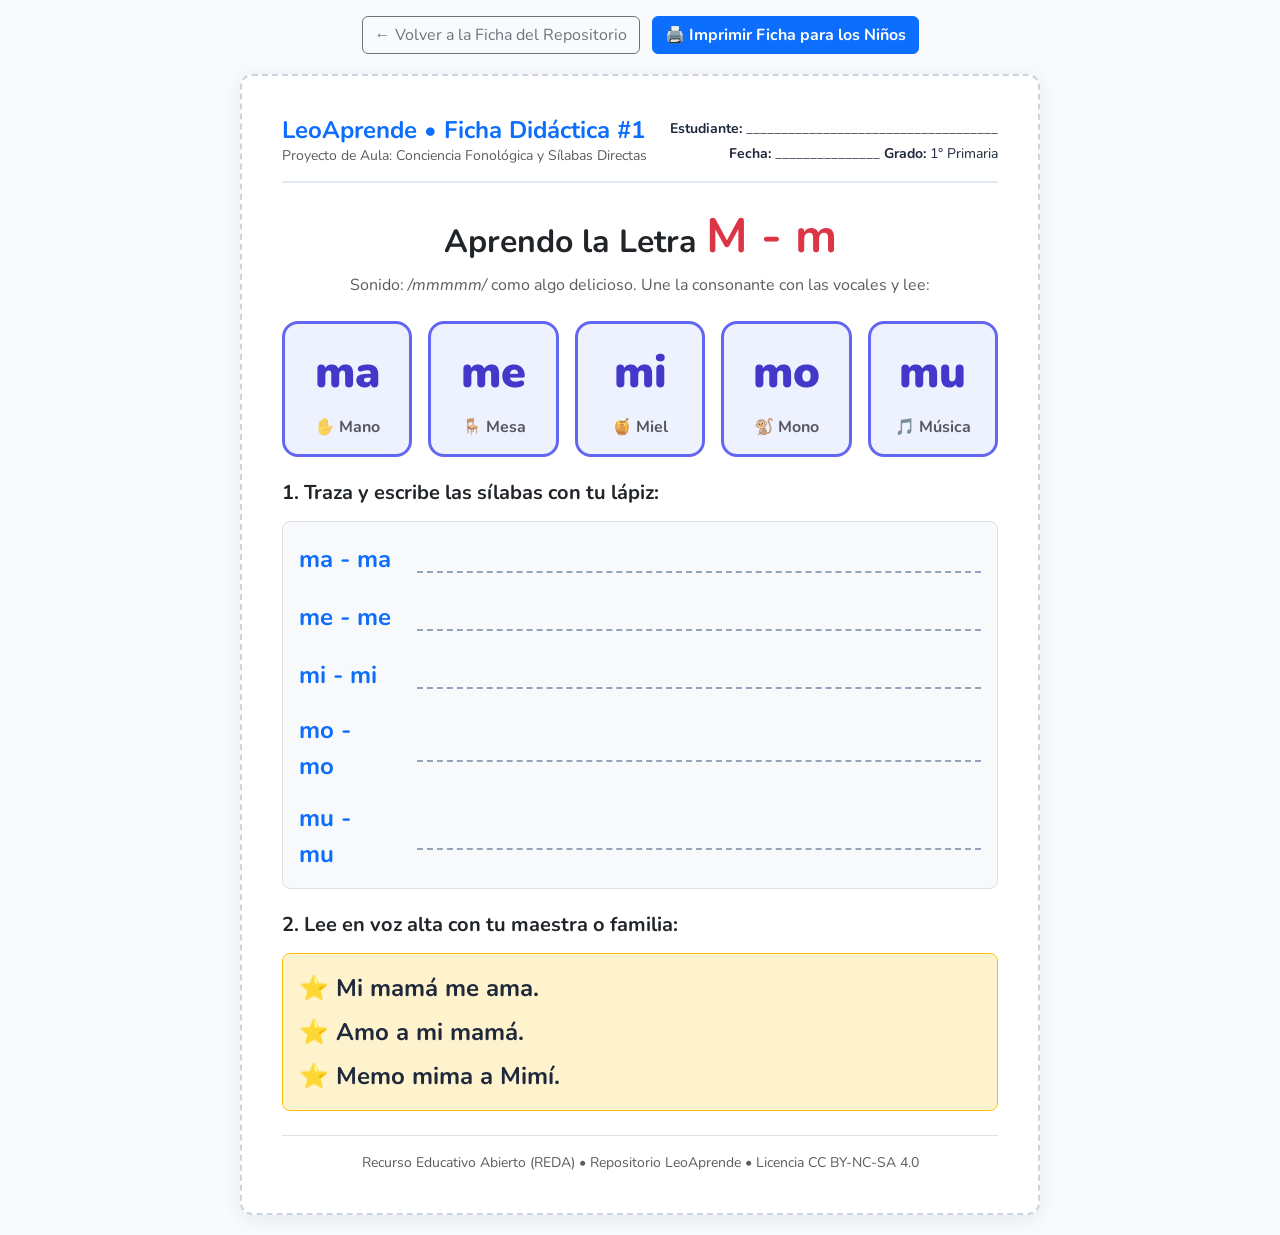
<file: recursos_archivos/cartilla_silabas_m_p_s_l.html>
<!DOCTYPE html>
<html lang="es">
<head>
    <meta charset="UTF-8">
    <title>Cartilla de Sílabas Directas: Fonemas M, P, S, L - LeoAprende</title>
    <link href="https://cdn.jsdelivr.net/npm/bootstrap@5.3.2/dist/css/bootstrap.min.css" rel="stylesheet">
    <link href="https://fonts.googleapis.com/css2?family=Nunito:wght@400;700;900&family=Schoolbell&display=swap" rel="stylesheet">
    <style>
        body { font-family: 'Nunito', sans-serif; background: #f8fafc; color: #1e293b; }
        .hoja-trabajo {
            max-width: 800px;
            margin: 20px auto;
            background: #fff;
            padding: 40px;
            border-radius: 12px;
            box-shadow: 0 4px 20px rgba(0,0,0,0.08);
            border: 2px dashed #cbd5e1;
        }
        .header-docente {
            border-bottom: 2px solid #e2e8f0;
            padding-bottom: 15px;
            margin-bottom: 25px;
        }
        .linea-pauta {
            border-bottom: 2px dashed #94a3b8;
            height: 35px;
            display: inline-block;
            width: 100%;
        }
        .silaba-caja {
            border: 3px solid #6366f1;
            border-radius: 16px;
            padding: 15px;
            text-align: center;
            background: #eef2ff;
        }
        .silaba-txt {
            font-size: 2.8rem;
            font-weight: 900;
            color: #4338ca;
        }
        @media print {
            body { background: #fff; }
            .hoja-trabajo { box-shadow: none; border: 1px solid #ccc; margin: 0; padding: 20px; }
            .btn-imprimir { display: none; }
        }
    </style>
</head>
<body>

<div class="container my-3 text-center btn-imprimir">
    <a href="../recurso.php?id=rec-001" class="btn btn-outline-secondary me-2">← Volver a la Ficha del Repositorio</a>
    <button onclick="window.print()" class="btn btn-primary fw-bold">🖨️ Imprimir Ficha para los Niños</button>
</div>

<div class="hoja-trabajo">
    <div class="header-docente d-flex justify-content-between align-items-center">
        <div>
            <h4 class="fw-bold mb-0 text-primary">LeoAprende • Ficha Didáctica #1</h4>
            <p class="mb-0 text-muted small">Proyecto de Aula: Conciencia Fonológica y Sílabas Directas</p>
        </div>
        <div class="text-end small">
            <div><strong>Estudiante:</strong> ____________________________________</div>
            <div class="mt-1"><strong>Fecha:</strong> _______________ <strong>Grado:</strong> 1° Primaria</div>
        </div>
    </div>

    <div class="text-center my-4">
        <h2 class="fw-bold text-dark">Aprendo la Letra <span class="text-danger display-5 fw-bold">M - m</span></h2>
        <p class="text-muted">Sonido: <em>/mmmmm/</em> como algo delicioso. Une la consonante con las vocales y lee:</p>
    </div>

    <!-- Cajas de Sílabas -->
    <div class="row g-3 mb-4">
        <div class="col">
            <div class="silaba-caja">
                <div class="silaba-txt">ma</div>
                <div class="mt-2 text-muted fw-bold">✋ Mano</div>
            </div>
        </div>
        <div class="col">
            <div class="silaba-caja">
                <div class="silaba-txt">me</div>
                <div class="mt-2 text-muted fw-bold">🪑 Mesa</div>
            </div>
        </div>
        <div class="col">
            <div class="silaba-caja">
                <div class="silaba-txt">mi</div>
                <div class="mt-2 text-muted fw-bold">🍯 Miel</div>
            </div>
        </div>
        <div class="col">
            <div class="silaba-caja">
                <div class="silaba-txt">mo</div>
                <div class="mt-2 text-muted fw-bold">🐒 Mono</div>
            </div>
        </div>
        <div class="col">
            <div class="silaba-caja">
                <div class="silaba-txt">mu</div>
                <div class="mt-2 text-muted fw-bold">🎵 Música</div>
            </div>
        </div>
    </div>

    <!-- Ejercicio de trazo -->
    <div class="my-4">
        <h5 class="fw-bold text-dark mb-3">1. Traza y escribe las sílabas con tu lápiz:</h5>
        <div class="p-3 bg-light rounded-3 border">
            <div class="row align-items-center mb-3">
                <div class="col-2 fw-bold text-primary fs-4">ma - ma</div>
                <div class="col-10"><div class="linea-pauta"></div></div>
            </div>
            <div class="row align-items-center mb-3">
                <div class="col-2 fw-bold text-primary fs-4">me - me</div>
                <div class="col-10"><div class="linea-pauta"></div></div>
            </div>
            <div class="row align-items-center mb-3">
                <div class="col-2 fw-bold text-primary fs-4">mi - mi</div>
                <div class="col-10"><div class="linea-pauta"></div></div>
            </div>
            <div class="row align-items-center mb-3">
                <div class="col-2 fw-bold text-primary fs-4">mo - mo</div>
                <div class="col-10"><div class="linea-pauta"></div></div>
            </div>
            <div class="row align-items-center">
                <div class="col-2 fw-bold text-primary fs-4">mu - mu</div>
                <div class="col-10"><div class="linea-pauta"></div></div>
            </div>
        </div>
    </div>

    <!-- Ejercicio de lectura de oraciones sencillas -->
    <div class="my-4">
        <h5 class="fw-bold text-dark mb-3">2. Lee en voz alta con tu maestra o familia:</h5>
        <div class="p-3 rounded-3 bg-warning-subtle border border-warning">
            <p class="fs-4 mb-2 fw-bold">⭐ Mi mamá me ama.</p>
            <p class="fs-4 mb-2 fw-bold">⭐ Amo a mi mamá.</p>
            <p class="fs-4 mb-0 fw-bold">⭐ Memo mima a Mimí.</p>
        </div>
    </div>

    <div class="text-center mt-4 pt-3 border-top text-muted small">
        Recurso Educativo Abierto (REDA) • Repositorio LeoAprende • Licencia CC BY-NC-SA 4.0
    </div>
</div>

</body>
</html>
</file>
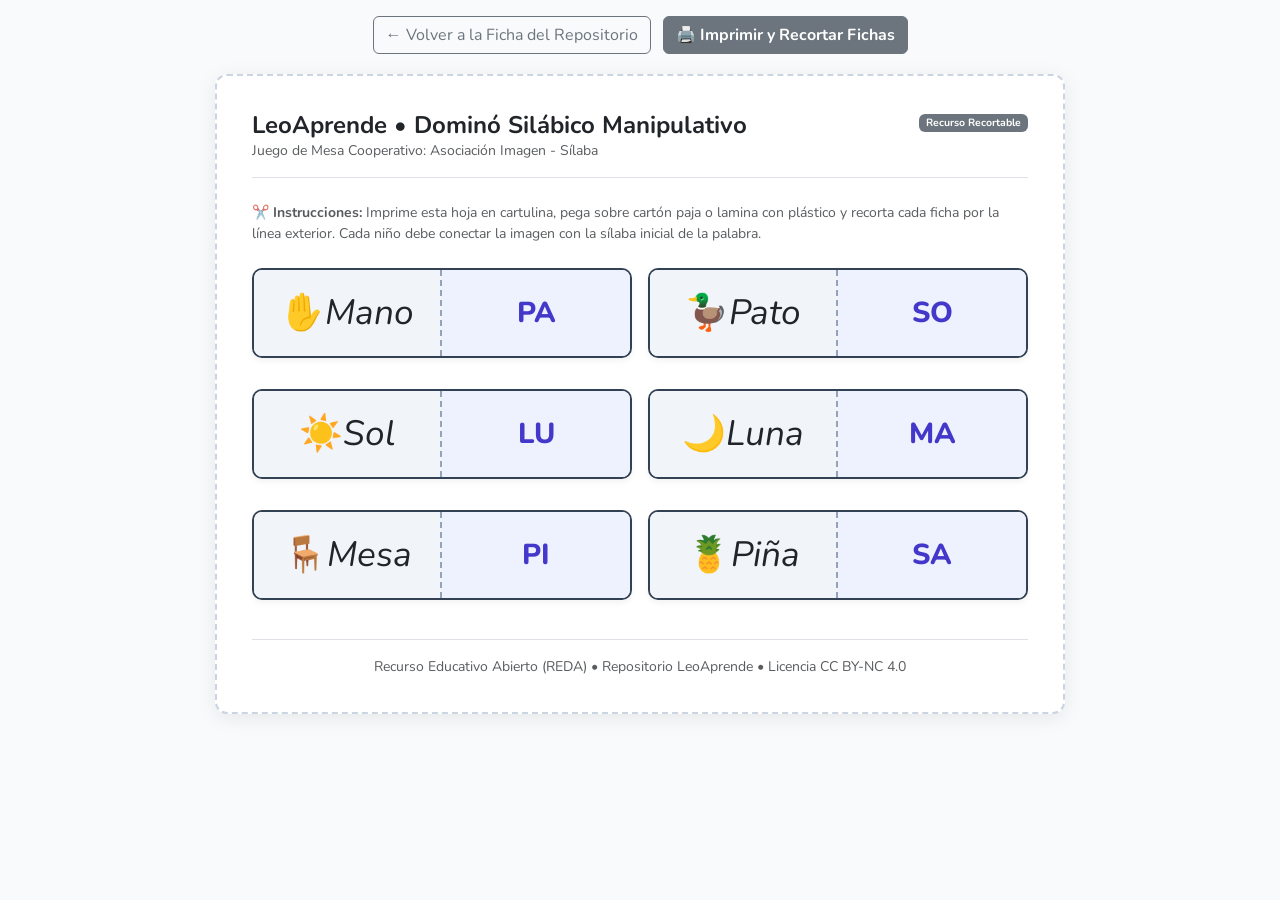
<file: recursos_archivos/domino_silabico.html>
<!DOCTYPE html>
<html lang="es">
<head>
    <meta charset="UTF-8">
    <title>Dominó Silábico Manipulativo - LeoAprende</title>
    <link href="https://cdn.jsdelivr.net/npm/bootstrap@5.3.2/dist/css/bootstrap.min.css" rel="stylesheet">
    <link href="https://fonts.googleapis.com/css2?family=Nunito:wght@400;700;900&display=swap" rel="stylesheet">
    <style>
        body { font-family: 'Nunito', sans-serif; background: #f8fafc; }
        .hoja-trabajo {
            max-width: 850px;
            margin: 20px auto;
            background: #fff;
            padding: 35px;
            border-radius: 12px;
            box-shadow: 0 4px 20px rgba(0,0,0,0.08);
            border: 2px dashed #cbd5e1;
        }
        .ficha-domino {
            border: 2px solid #334155;
            border-radius: 10px;
            display: flex;
            height: 90px;
            background: #fff;
            box-shadow: 0 3px 6px rgba(0,0,0,0.05);
            overflow: hidden;
            margin-bottom: 15px;
        }
        .domino-mitad-1 {
            width: 50%;
            border-right: 2px dashed #94a3b8;
            display: flex;
            align-items: center;
            justify-content: center;
            font-size: 2.2rem;
            background: #f1f5f9;
        }
        .domino-mitad-2 {
            width: 50%;
            display: flex;
            align-items: center;
            justify-content: center;
            font-size: 1.8rem;
            font-weight: 800;
            color: #4338ca;
            background: #eef2ff;
        }
        @media print {
            .btn-imprimir { display: none; }
            .hoja-trabajo { box-shadow: none; border: 1px dashed #999; margin: 0; padding: 15px; }
        }
    </style>
</head>
<body>

<div class="container my-3 text-center btn-imprimir">
    <a href="../recurso.php?id=rec-006" class="btn btn-outline-secondary me-2">← Volver a la Ficha del Repositorio</a>
    <button onclick="window.print()" class="btn btn-secondary fw-bold">🖨️ Imprimir y Recortar Fichas</button>
</div>

<div class="hoja-trabajo">
    <div class="d-flex justify-content-between border-bottom pb-3 mb-4">
        <div>
            <h4 class="fw-bold mb-0 text-dark">LeoAprende • Dominó Silábico Manipulativo</h4>
            <p class="mb-0 text-muted small">Juego de Mesa Cooperativo: Asociación Imagen - Sílaba</p>
        </div>
        <div class="text-end small">
            <span class="badge bg-secondary">Recurso Recortable</span>
        </div>
    </div>

    <p class="small text-muted mb-4">
        ✂️ <strong>Instrucciones:</strong> Imprime esta hoja en cartulina, pega sobre cartón paja o lamina con plástico y recorta cada ficha por la línea exterior. Cada niño debe conectar la imagen con la sílaba inicial de la palabra.
    </p>

    <div class="row g-3">
        <div class="col-sm-6">
            <div class="ficha-domino">
                <div class="domino-mitad-1">✋ <em>Mano</em></div>
                <div class="domino-mitad-2">PA</div>
            </div>
        </div>
        <div class="col-sm-6">
            <div class="ficha-domino">
                <div class="domino-mitad-1">🦆 <em>Pato</em></div>
                <div class="domino-mitad-2">SO</div>
            </div>
        </div>
        <div class="col-sm-6">
            <div class="ficha-domino">
                <div class="domino-mitad-1">☀️ <em>Sol</em></div>
                <div class="domino-mitad-2">LU</div>
            </div>
        </div>
        <div class="col-sm-6">
            <div class="ficha-domino">
                <div class="domino-mitad-1">🌙 <em>Luna</em></div>
                <div class="domino-mitad-2">MA</div>
            </div>
        </div>
        <div class="col-sm-6">
            <div class="ficha-domino">
                <div class="domino-mitad-1">🪑 <em>Mesa</em></div>
                <div class="domino-mitad-2">PI</div>
            </div>
        </div>
        <div class="col-sm-6">
            <div class="ficha-domino">
                <div class="domino-mitad-1">🍍 <em>Piña</em></div>
                <div class="domino-mitad-2">SA</div>
            </div>
        </div>
    </div>

    <div class="text-center mt-4 pt-3 border-top text-muted small">
        Recurso Educativo Abierto (REDA) • Repositorio LeoAprende • Licencia CC BY-NC 4.0
    </div>
</div>

</body>
</html>
</file>
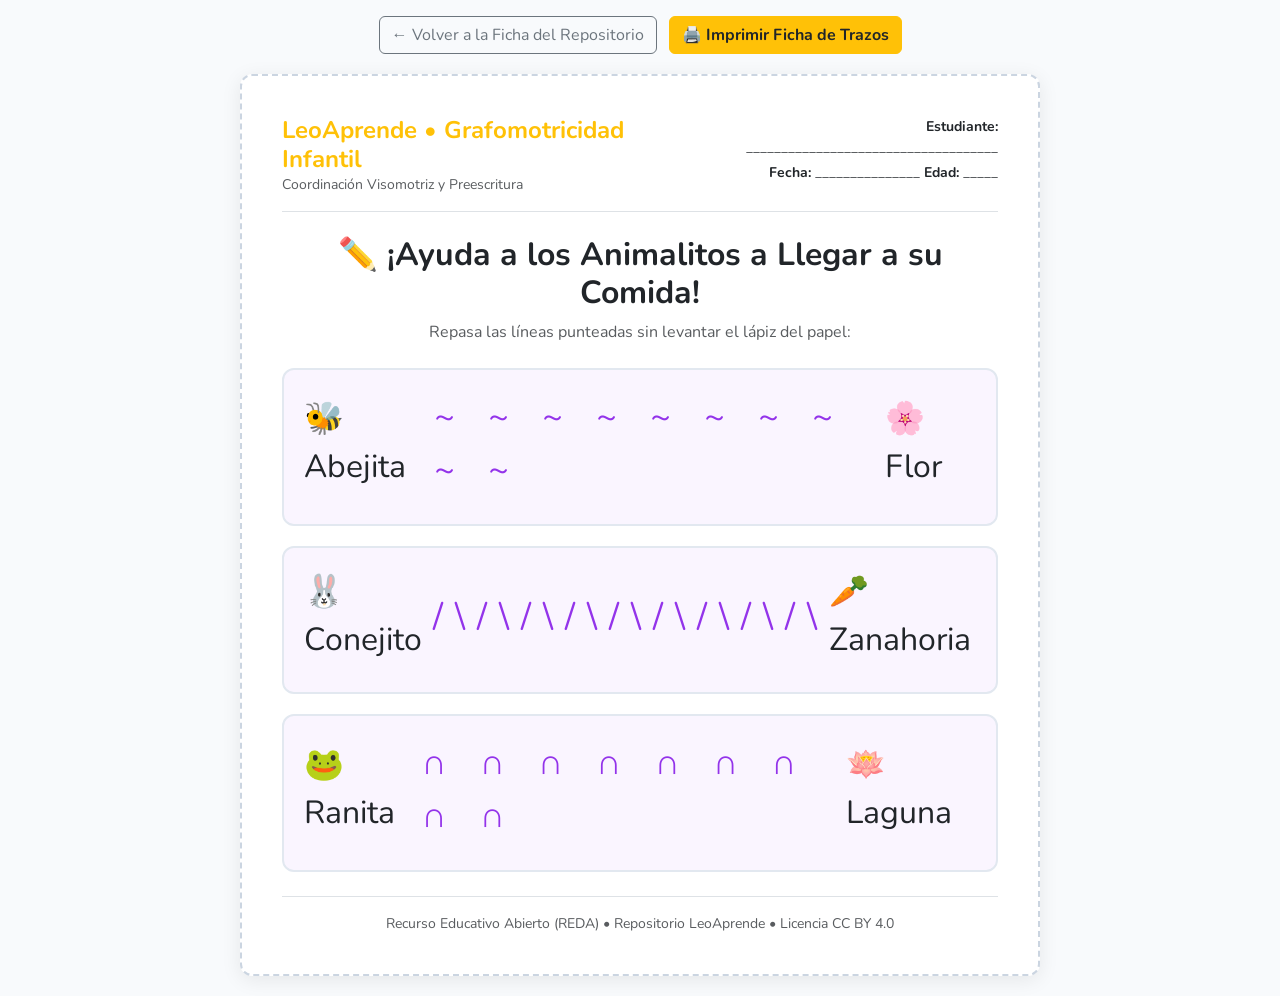
<file: recursos_archivos/fichas_grafomotricidad.html>
<!DOCTYPE html>
<html lang="es">
<head>
    <meta charset="UTF-8">
    <title>Fichas de Grafomotricidad y Trazos Preparatorios - LeoAprende</title>
    <link href="https://cdn.jsdelivr.net/npm/bootstrap@5.3.2/dist/css/bootstrap.min.css" rel="stylesheet">
    <link href="https://fonts.googleapis.com/css2?family=Nunito:wght@400;700;900&display=swap" rel="stylesheet">
    <style>
        body { font-family: 'Nunito', sans-serif; background: #f8fafc; }
        .hoja-trabajo {
            max-width: 800px;
            margin: 20px auto;
            background: #fff;
            padding: 40px;
            border-radius: 12px;
            box-shadow: 0 4px 20px rgba(0,0,0,0.08);
            border: 2px dashed #cbd5e1;
        }
        .trazo-box {
            border: 2px solid #e2e8f0;
            border-radius: 12px;
            padding: 20px;
            margin-bottom: 20px;
            background: #faf5ff;
        }
        .patron-trazo {
            font-size: 2.2rem;
            letter-spacing: 12px;
            color: #9333ea;
            user-select: none;
        }
        @media print {
            .btn-imprimir { display: none; }
            .hoja-trabajo { box-shadow: none; border: 1px solid #ccc; margin: 0; padding: 20px; }
        }
    </style>
</head>
<body>

<div class="container my-3 text-center btn-imprimir">
    <a href="../recurso.php?id=rec-004" class="btn btn-outline-secondary me-2">← Volver a la Ficha del Repositorio</a>
    <button onclick="window.print()" class="btn btn-warning fw-bold text-dark">🖨️ Imprimir Ficha de Trazos</button>
</div>

<div class="hoja-trabajo">
    <div class="d-flex justify-content-between border-bottom pb-3 mb-4">
        <div>
            <h4 class="fw-bold mb-0 text-warning">LeoAprende • Grafomotricidad Infantil</h4>
            <p class="mb-0 text-muted small">Coordinación Visomotriz y Preescritura</p>
        </div>
        <div class="text-end small">
            <div><strong>Estudiante:</strong> ____________________________________</div>
            <div class="mt-1"><strong>Fecha:</strong> _______________ <strong>Edad:</strong> _____</div>
        </div>
    </div>

    <div class="text-center mb-4">
        <h2 class="fw-bold text-dark">✏️ ¡Ayuda a los Animalitos a Llegar a su Comida!</h2>
        <p class="text-muted">Repasa las líneas punteadas sin levantar el lápiz del papel:</p>
    </div>

    <div class="trazo-box">
        <div class="d-flex justify-content-between align-items-center mb-2">
            <span class="fs-2">🐝 Abejita</span>
            <div class="patron-trazo">~ ~ ~ ~ ~ ~ ~ ~ ~ ~</div>
            <span class="fs-2">🌸 Flor</span>
        </div>
    </div>

    <div class="trazo-box">
        <div class="d-flex justify-content-between align-items-center mb-2">
            <span class="fs-2">🐰 Conejito</span>
            <div class="patron-trazo">/\/\/\/\/\/\/\/\/\</div>
            <span class="fs-2">🥕 Zanahoria</span>
        </div>
    </div>

    <div class="trazo-box">
        <div class="d-flex justify-content-between align-items-center mb-2">
            <span class="fs-2">🐸 Ranita</span>
            <div class="patron-trazo">∩ ∩ ∩ ∩ ∩ ∩ ∩ ∩ ∩</div>
            <span class="fs-2">🪷 Laguna</span>
        </div>
    </div>

    <div class="text-center mt-4 pt-3 border-top text-muted small">
        Recurso Educativo Abierto (REDA) • Repositorio LeoAprende • Licencia CC BY 4.0
    </div>
</div>

</body>
</html>
</file>
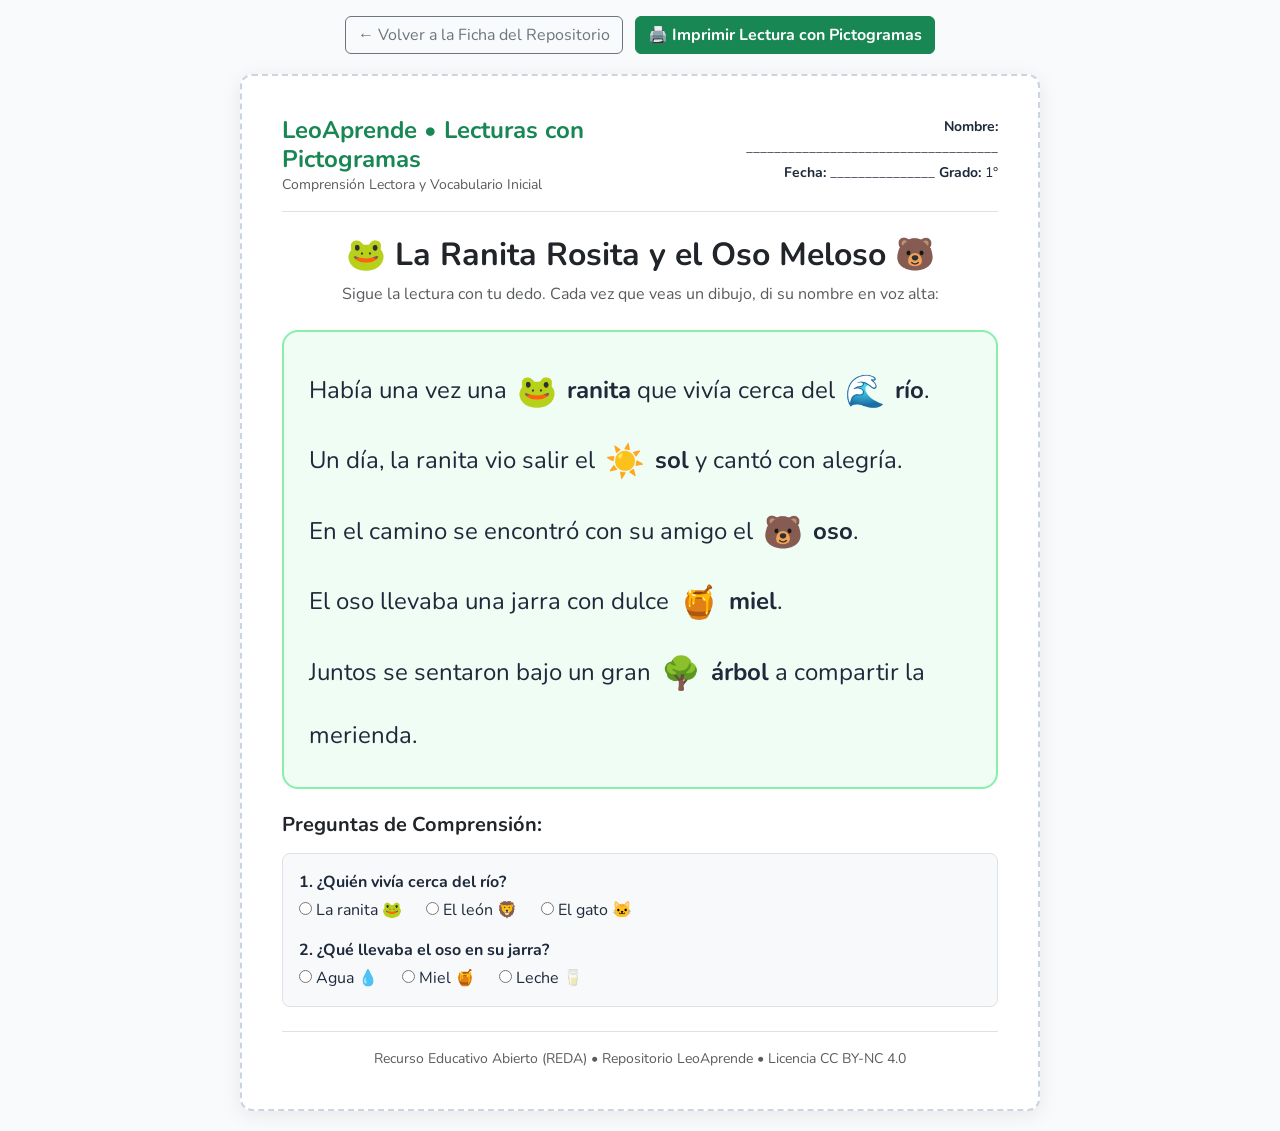
<file: recursos_archivos/lecturas_pictogramas_ranita_oso.html>
<!DOCTYPE html>
<html lang="es">
<head>
    <meta charset="UTF-8">
    <title>Lecturas Cortas con Pictogramas: La Ranita y el Oso - LeoAprende</title>
    <link href="https://cdn.jsdelivr.net/npm/bootstrap@5.3.2/dist/css/bootstrap.min.css" rel="stylesheet">
    <link href="https://fonts.googleapis.com/css2?family=Nunito:wght@400;700;900&display=swap" rel="stylesheet">
    <style>
        body { font-family: 'Nunito', sans-serif; background: #f8fafc; color: #1e293b; }
        .hoja-trabajo {
            max-width: 800px;
            margin: 20px auto;
            background: #fff;
            padding: 40px;
            border-radius: 12px;
            box-shadow: 0 4px 20px rgba(0,0,0,0.08);
            border: 2px dashed #cbd5e1;
        }
        .cuento-box {
            background: #f0fdf4;
            border: 2px solid #86efac;
            border-radius: 16px;
            padding: 25px;
            font-size: 1.5rem;
            line-height: 2.2;
        }
        .picto {
            font-size: 2rem;
            vertical-align: middle;
            margin: 0 4px;
        }
        @media print {
            .btn-imprimir { display: none; }
            .hoja-trabajo { box-shadow: none; border: 1px solid #ccc; margin: 0; padding: 20px; }
        }
    </style>
</head>
<body>

<div class="container my-3 text-center btn-imprimir">
    <a href="../recurso.php?id=rec-003" class="btn btn-outline-secondary me-2">← Volver a la Ficha del Repositorio</a>
    <button onclick="window.print()" class="btn btn-success fw-bold">🖨️ Imprimir Lectura con Pictogramas</button>
</div>

<div class="hoja-trabajo">
    <div class="d-flex justify-content-between border-bottom pb-3 mb-4">
        <div>
            <h4 class="fw-bold mb-0 text-success">LeoAprende • Lecturas con Pictogramas</h4>
            <p class="mb-0 text-muted small">Comprensión Lectora y Vocabulario Inicial</p>
        </div>
        <div class="text-end small">
            <div><strong>Nombre:</strong> ____________________________________</div>
            <div class="mt-1"><strong>Fecha:</strong> _______________ <strong>Grado:</strong> 1°</div>
        </div>
    </div>

    <div class="text-center mb-4">
        <h2 class="fw-bold text-dark">🐸 La Ranita Rosita y el Oso Meloso 🐻</h2>
        <p class="text-muted">Sigue la lectura con tu dedo. Cada vez que veas un dibujo, di su nombre en voz alta:</p>
    </div>

    <div class="cuento-box mb-4">
        Había una vez una <span class="picto">🐸</span> <strong>ranita</strong> que vivía cerca del <span class="picto">🌊</span> <strong>río</strong>.<br>
        Un día, la ranita vio salir el <span class="picto">☀️</span> <strong>sol</strong> y cantó con alegría.<br>
        En el camino se encontró con su amigo el <span class="picto">🐻</span> <strong>oso</strong>.<br>
        El oso llevaba una jarra con dulce <span class="picto">🍯</span> <strong>miel</strong>.<br>
        Juntos se sentaron bajo un gran <span class="picto">🌳</span> <strong>árbol</strong> a compartir la merienda.
    </div>

    <h5 class="fw-bold text-dark mb-3">Preguntas de Comprensión:</h5>
    <div class="p-3 bg-light rounded-3 border">
        <div class="mb-3">
            <p class="fw-bold mb-1">1. ¿Quién vivía cerca del río?</p>
            <div class="d-flex gap-4">
                <label><input type="radio" name="p1"> La ranita 🐸</label>
                <label><input type="radio" name="p1"> El león 🦁</label>
                <label><input type="radio" name="p1"> El gato 🐱</label>
            </div>
        </div>
        <div>
            <p class="fw-bold mb-1">2. ¿Qué llevaba el oso en su jarra?</p>
            <div class="d-flex gap-4">
                <label><input type="radio" name="p2"> Agua 💧</label>
                <label><input type="radio" name="p2"> Miel 🍯</label>
                <label><input type="radio" name="p2"> Leche 🥛</label>
            </div>
        </div>
    </div>

    <div class="text-center mt-4 pt-3 border-top text-muted small">
        Recurso Educativo Abierto (REDA) • Repositorio LeoAprende • Licencia CC BY-NC 4.0
    </div>
</div>

</body>
</html>
</file>
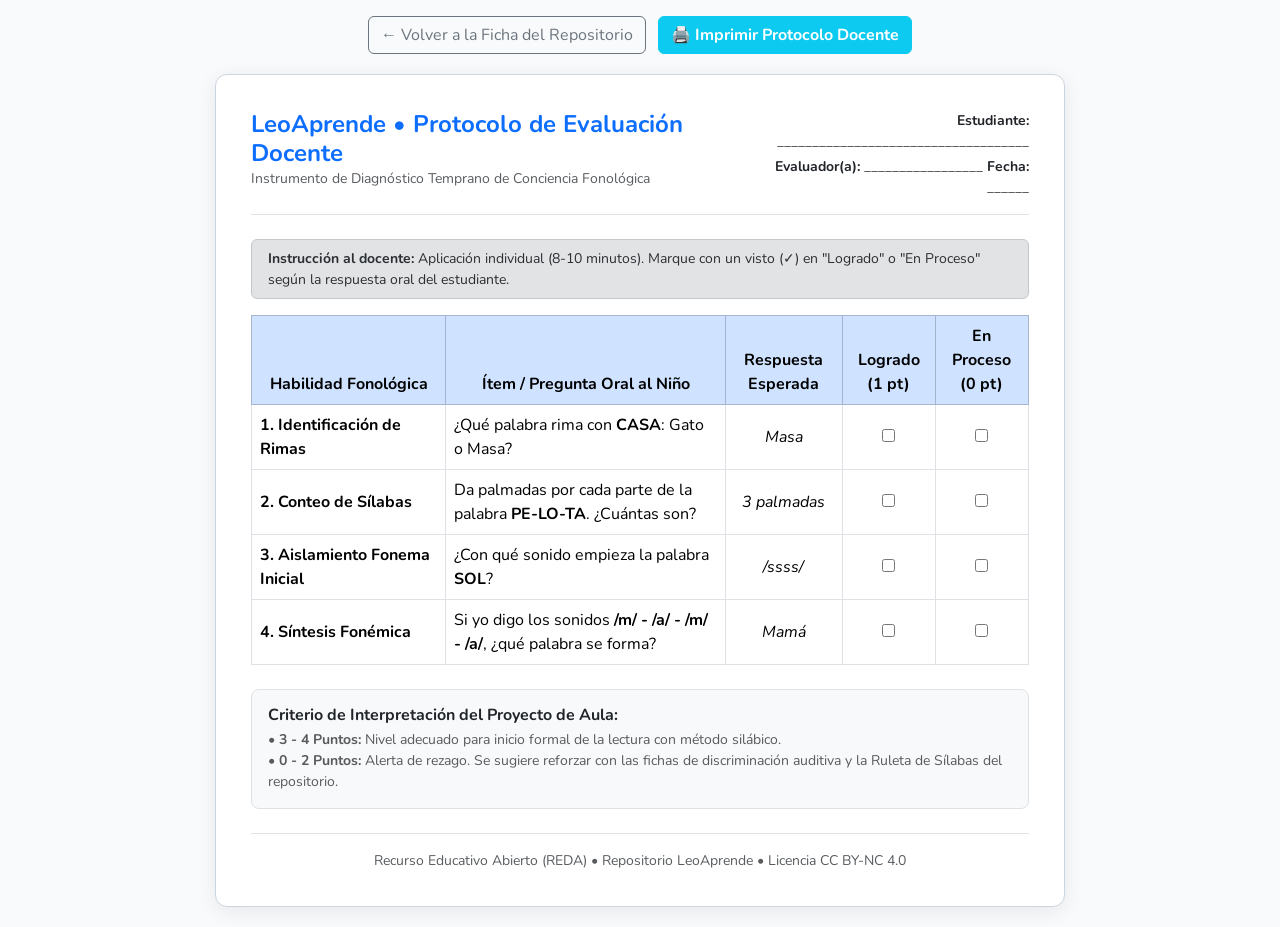
<file: recursos_archivos/test_conciencia_fonologica.html>
<!DOCTYPE html>
<html lang="es">
<head>
    <meta charset="UTF-8">
    <title>Test Rápido de Conciencia Fonológica - LeoAprende</title>
    <link href="https://cdn.jsdelivr.net/npm/bootstrap@5.3.2/dist/css/bootstrap.min.css" rel="stylesheet">
    <link href="https://fonts.googleapis.com/css2?family=Nunito:wght@400;700;900&display=swap" rel="stylesheet">
    <style>
        body { font-family: 'Nunito', sans-serif; background: #f8fafc; }
        .hoja-trabajo {
            max-width: 850px;
            margin: 20px auto;
            background: #fff;
            padding: 35px;
            border-radius: 12px;
            box-shadow: 0 4px 20px rgba(0,0,0,0.08);
            border: 1px solid #cbd5e1;
        }
        @media print {
            .btn-imprimir { display: none; }
            .hoja-trabajo { box-shadow: none; border: none; margin: 0; padding: 15px; }
        }
    </style>
</head>
<body>

<div class="container my-3 text-center btn-imprimir">
    <a href="../recurso.php?id=rec-005" class="btn btn-outline-secondary me-2">← Volver a la Ficha del Repositorio</a>
    <button onclick="window.print()" class="btn btn-info fw-bold text-white">🖨️ Imprimir Protocolo Docente</button>
</div>

<div class="hoja-trabajo">
    <div class="d-flex justify-content-between border-bottom pb-3 mb-4">
        <div>
            <h4 class="fw-bold mb-0 text-primary">LeoAprende • Protocolo de Evaluación Docente</h4>
            <p class="mb-0 text-muted small">Instrumento de Diagnóstico Temprano de Conciencia Fonológica</p>
        </div>
        <div class="text-end small">
            <div><strong>Estudiante:</strong> ____________________________________</div>
            <div class="mt-1"><strong>Evaluador(a):</strong> _________________ <strong>Fecha:</strong> ______</div>
        </div>
    </div>

    <div class="alert alert-secondary py-2 small">
        <strong>Instrucción al docente:</strong> Aplicación individual (8-10 minutos). Marque con un visto (✓) en "Logrado" o "En Proceso" según la respuesta oral del estudiante.
    </div>

    <table class="table table-bordered align-middle mt-3">
        <thead class="table-primary text-center">
            <tr>
                <th style="width: 25%;">Habilidad Fonológica</th>
                <th>Ítem / Pregunta Oral al Niño</th>
                <th style="width: 15%;">Respuesta Esperada</th>
                <th style="width: 12%;">Logrado (1 pt)</th>
                <th style="width: 12%;">En Proceso (0 pt)</th>
            </tr>
        </thead>
        <tbody>
            <tr>
                <td class="fw-bold">1. Identificación de Rimas</td>
                <td>¿Qué palabra rima con <strong>CASA</strong>: Gato o Masa?</td>
                <td class="text-center"><em>Masa</em></td>
                <td class="text-center"><input type="checkbox"></td>
                <td class="text-center"><input type="checkbox"></td>
            </tr>
            <tr>
                <td class="fw-bold">2. Conteo de Sílabas</td>
                <td>Da palmadas por cada parte de la palabra <strong>PE-LO-TA</strong>. ¿Cuántas son?</td>
                <td class="text-center"><em>3 palmadas</em></td>
                <td class="text-center"><input type="checkbox"></td>
                <td class="text-center"><input type="checkbox"></td>
            </tr>
            <tr>
                <td class="fw-bold">3. Aislamiento Fonema Inicial</td>
                <td>¿Con qué sonido empieza la palabra <strong>SOL</strong>?</td>
                <td class="text-center"><em>/ssss/</em></td>
                <td class="text-center"><input type="checkbox"></td>
                <td class="text-center"><input type="checkbox"></td>
            </tr>
            <tr>
                <td class="fw-bold">4. Síntesis Fonémica</td>
                <td>Si yo digo los sonidos <strong>/m/ - /a/ - /m/ - /a/</strong>, ¿qué palabra se forma?</td>
                <td class="text-center"><em>Mamá</em></td>
                <td class="text-center"><input type="checkbox"></td>
                <td class="text-center"><input type="checkbox"></td>
            </tr>
        </tbody>
    </table>

    <div class="p-3 bg-light rounded-3 border mt-4">
        <h6 class="fw-bold text-dark mb-1">Criterio de Interpretación del Proyecto de Aula:</h6>
        <p class="small text-muted mb-0">
            • <strong>3 - 4 Puntos:</strong> Nivel adecuado para inicio formal de la lectura con método silábico.<br>
            • <strong>0 - 2 Puntos:</strong> Alerta de rezago. Se sugiere reforzar con las fichas de discriminación auditiva y la Ruleta de Sílabas del repositorio.
        </p>
    </div>

    <div class="text-center mt-4 pt-3 border-top text-muted small">
        Recurso Educativo Abierto (REDA) • Repositorio LeoAprende • Licencia CC BY-NC 4.0
    </div>
</div>

</body>
</html>
</file>
